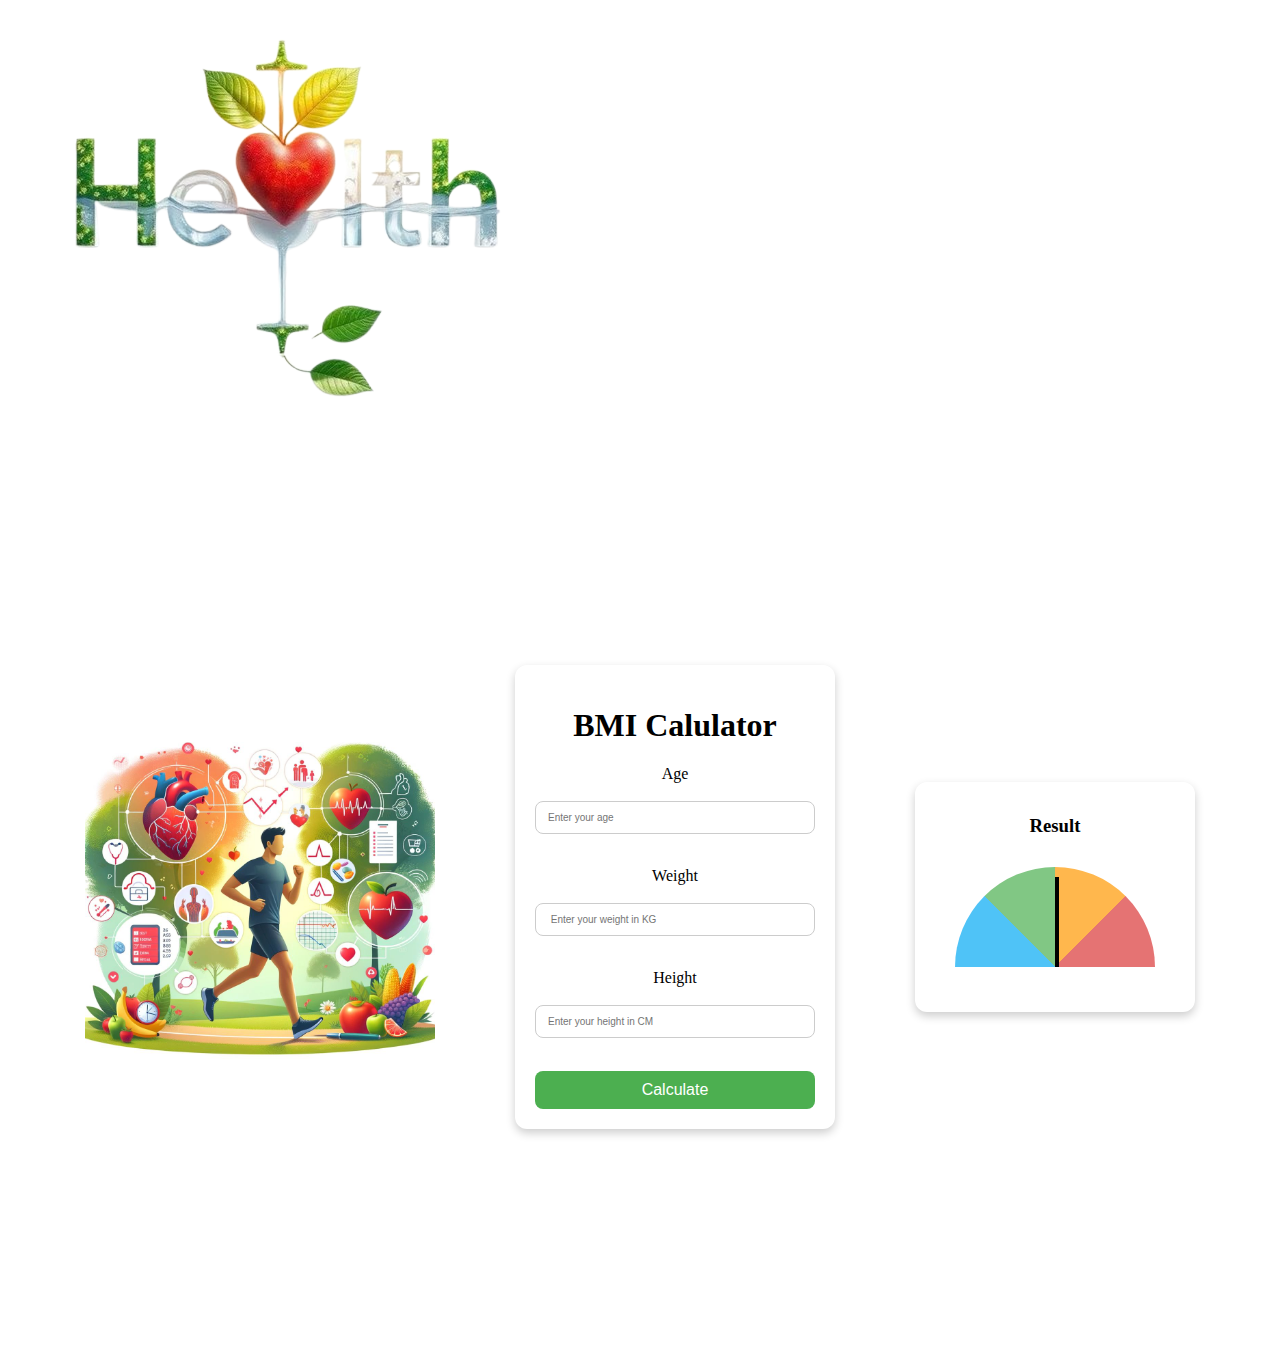
<file: index.html>
<!DOCTYPE html>
<html lang="en">
<head>
    <meta charset="UTF-8">
    <meta name="viewport" content="width=device-width, initial-scale=1.0">
    <title>BMI-CALCULATOR</title>
   
     <link rel="stylesheet" href="style.css">
</head>
<body>

<div class="image1">
      <img src="./images/bg55-removebg-preview.png" alt="">
    </div> 

  <div class="main">

        <div class="image">
        <!-- <img src="./images/img2-removebg-preview.png" alt=""> -->
        <img src="./images/img1.jpg" alt="">
    </div> 


    <div class="form-container">

    
        <form action="bmi">
        <h1>BMI Calulator</h1>
        <label for="Age">Age</label><br><br>
        <input type="" name="" id="age" placeholder="Enter your age"><br><br>

        <label for="weight">Weight</label><br><br>
        <input type="" name="" id="weight" placeholder=" Enter your weight in KG"><br><br>

        <label for="height">Height</label><br><br>
        <input type="" name="" id="height" placeholder="Enter your height in CM"><br><br>

        <button onclick="calculate(event)"> Calculate</button>

       </form> 

    </div>






    <div class="result">
        <h3>Result</h3>
        <!-- <img src="./images/img3.jpg" alt=""> -->
       


<div class="meter">
  <div class="arc"></div>
  <div class="needle" id="needle"></div>
</div>

 <h3 id="bmivalue"></h3>
  <h3 id="bmicategory"></h3>

    </div>

<!-- <div class="meter">
  <div class="arc">
    <div class="segment under"></div>
    <div class="segment normal"></div>
    <div class="segment over"></div>
    <div class="segment obese"></div>
  </div>
  <div class="needle" id="needle"></div>
</div> -->





</body>
<script src="script.js"></script>

</html>
</file>
<file: style.css>
body{
    margin: 0;
    padding: 0;
    height: 100%;
}

.main {
    display: flex;
    align-items: center;
    justify-content: center;
    gap: 80px;
    height: 100vh; 
}

.image img{
    height: 350px; 
    width: auto;
}
.result img{
    height: 150px;
    width: auto;
   
}

.form-container {
    background: white;
    padding: 20px;
    border-radius: 12px;
    box-shadow: 0px 4px 10px rgba(0,0,0,0.2);
    width: 280px;
    text-align: center;
}

button {
    background: #4CAF50;
    color: white;
    border: none;
    padding: 10px;
    width: 100%;
    font-size: 16px;
    border-radius: 8px;
    cursor: pointer;
}

button:hover {
    background: #45a049;
}

.result {
    background: #fff;
    padding: 15px;
    border-radius: 12px;
    box-shadow: 0px 4px 10px rgba(0,0,0,0.2);
    width: 250px;
    text-align: center;
}

/* ....  */







.meter {
  position: relative;
  width: 200px;
  height: 100px; 
  margin: 30px auto;
  overflow: hidden;
}
.arc {
  position: absolute;
  top: 0;  
  left: 0;
  width: 200px;
  height: 200px; 
  border-radius: 50%;
  background: conic-gradient(
    #4fc3f7 0deg 45deg,    
    #81c784 45deg 90deg,   
    #ffb74d 90deg 135deg,  
    #e57373 135deg 180deg  
  );
  transform: rotate(-90deg); 
}

.needle {
  position: absolute;
  bottom: 0;
  left: 50%;
  width: 4px;
  height: 90px;
  background: black;
  transform-origin: bottom center;
  transform: rotate(0deg);
  transition: transform 0.5s ease;
}


input {
    width: 100%;             
    padding: 10px 12px;       
    margin-bottom: 15px;      
    border: 1px solid #ccc;    
    border-radius: 8px;       
    font-size: 10px;           
    box-sizing: border-box;    
    transition: border-color 0.3s, box-shadow 0.3s; 
}
</file>
